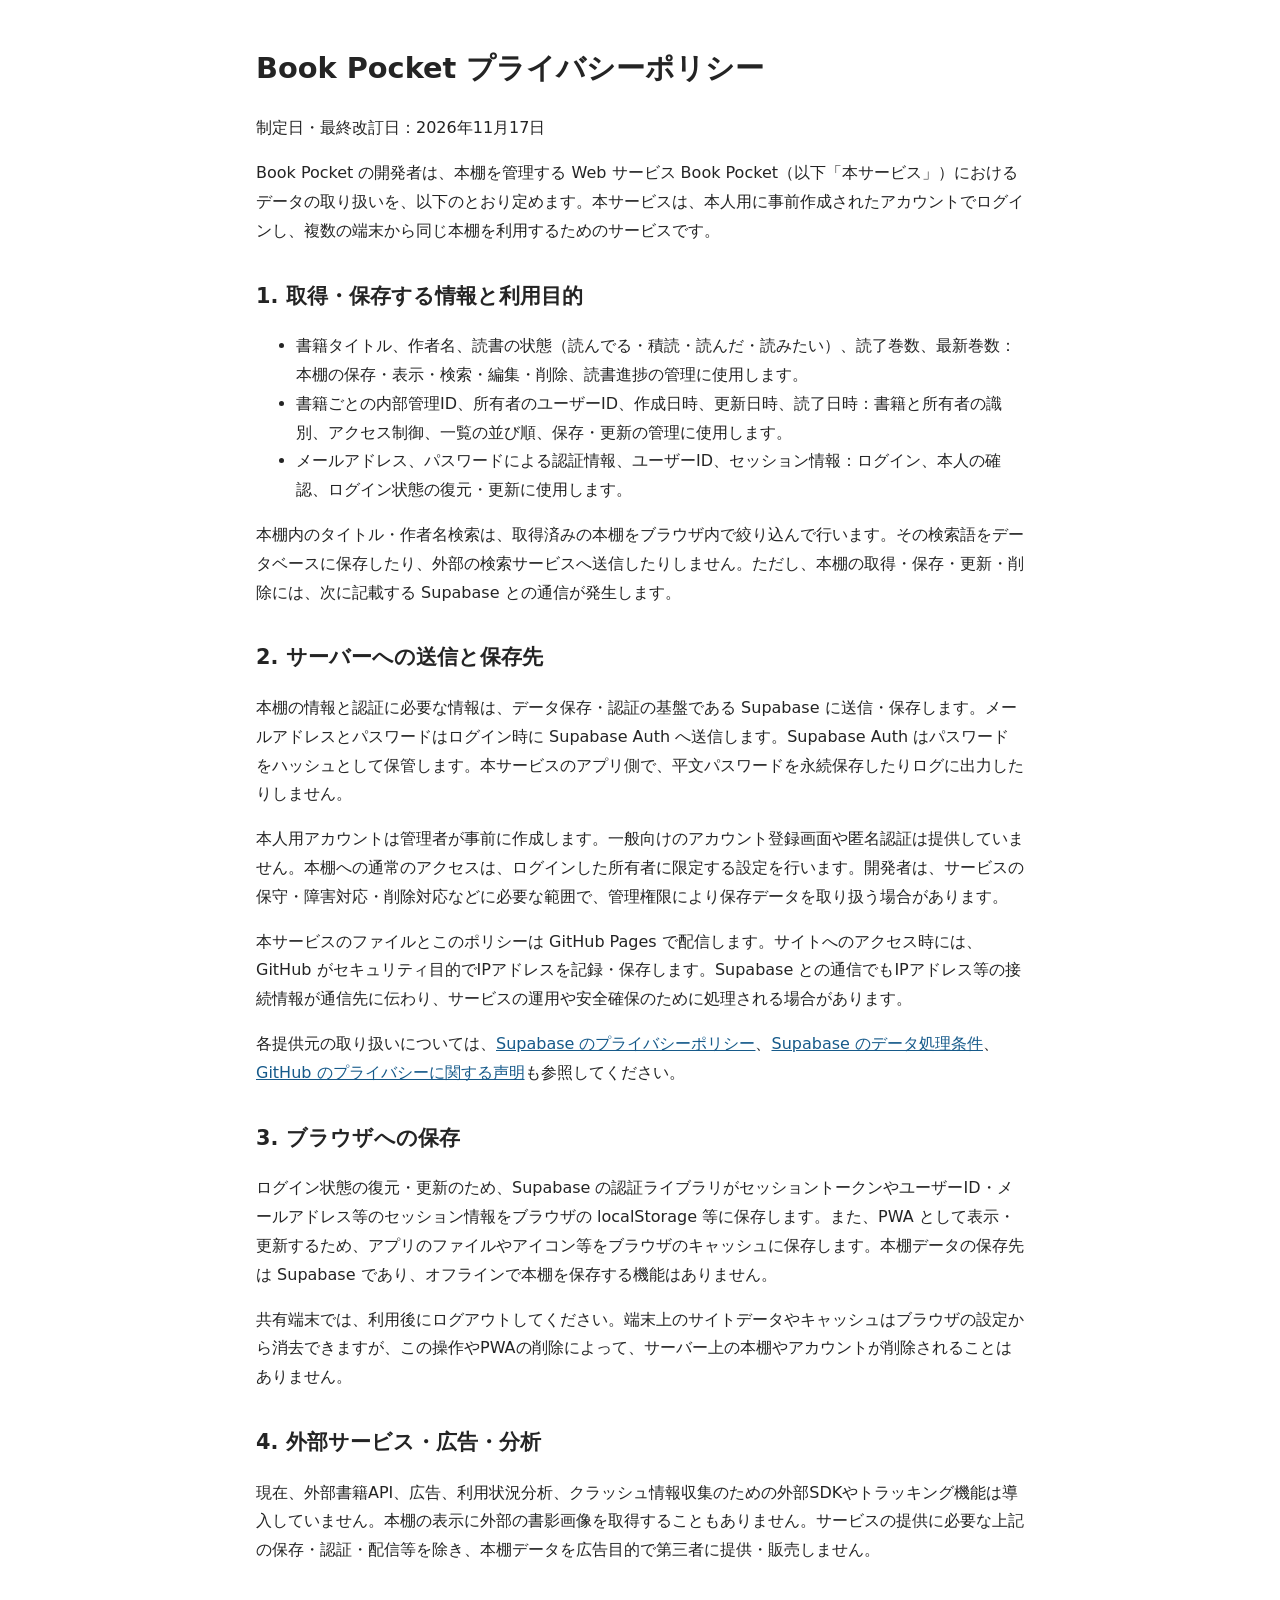
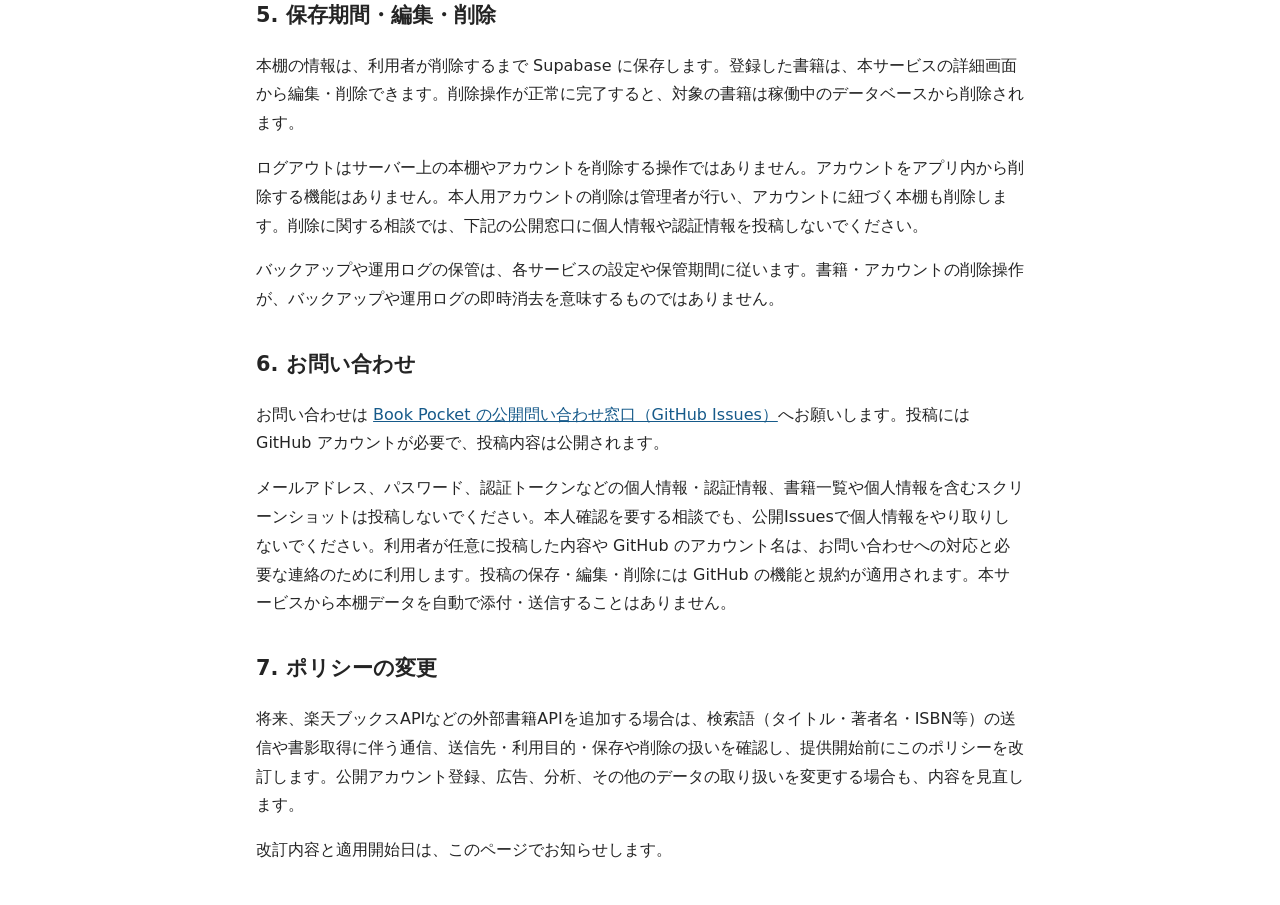
<file: privacy-policy/index.html>
<!doctype html>
<html lang="ja">
  <head>
    <meta charset="utf-8">
    <meta name="viewport" content="width=device-width, initial-scale=1">
    <title>Book Pocket プライバシーポリシー</title>
    <style>
      body { max-width: 48rem; margin: 0 auto; padding: 1.5rem; color: #242424; background: #fff; font-family: system-ui, sans-serif; line-height: 1.8; overflow-wrap: anywhere; }
      h1 { font-size: 1.8rem; }
      h2 { margin-top: 2rem; font-size: 1.3rem; }
      a { color: #165a8a; }
    </style>
  </head>
  <body>
    <main>
      <h1>Book Pocket プライバシーポリシー</h1>
      <p>制定日・最終改訂日：2026年11月17日</p>
      <p>Book Pocket の開発者は、本棚を管理する Web サービス Book Pocket（以下「本サービス」）におけるデータの取り扱いを、以下のとおり定めます。本サービスは、本人用に事前作成されたアカウントでログインし、複数の端末から同じ本棚を利用するためのサービスです。</p>

      <h2>1. 取得・保存する情報と利用目的</h2>
      <ul>
        <li>書籍タイトル、作者名、読書の状態（読んでる・積読・読んだ・読みたい）、読了巻数、最新巻数：本棚の保存・表示・検索・編集・削除、読書進捗の管理に使用します。</li>
        <li>書籍ごとの内部管理ID、所有者のユーザーID、作成日時、更新日時、読了日時：書籍と所有者の識別、アクセス制御、一覧の並び順、保存・更新の管理に使用します。</li>
        <li>メールアドレス、パスワードによる認証情報、ユーザーID、セッション情報：ログイン、本人の確認、ログイン状態の復元・更新に使用します。</li>
      </ul>
      <p>本棚内のタイトル・作者名検索は、取得済みの本棚をブラウザ内で絞り込んで行います。その検索語をデータベースに保存したり、外部の検索サービスへ送信したりしません。ただし、本棚の取得・保存・更新・削除には、次に記載する Supabase との通信が発生します。</p>

      <h2>2. サーバーへの送信と保存先</h2>
      <p>本棚の情報と認証に必要な情報は、データ保存・認証の基盤である Supabase に送信・保存します。メールアドレスとパスワードはログイン時に Supabase Auth へ送信します。Supabase Auth はパスワードをハッシュとして保管します。本サービスのアプリ側で、平文パスワードを永続保存したりログに出力したりしません。</p>
      <p>本人用アカウントは管理者が事前に作成します。一般向けのアカウント登録画面や匿名認証は提供していません。本棚への通常のアクセスは、ログインした所有者に限定する設定を行います。開発者は、サービスの保守・障害対応・削除対応などに必要な範囲で、管理権限により保存データを取り扱う場合があります。</p>
      <p>本サービスのファイルとこのポリシーは GitHub Pages で配信します。サイトへのアクセス時には、GitHub がセキュリティ目的でIPアドレスを記録・保存します。Supabase との通信でもIPアドレス等の接続情報が通信先に伝わり、サービスの運用や安全確保のために処理される場合があります。</p>
      <p>各提供元の取り扱いについては、<a href="https://supabase.com/privacy">Supabase のプライバシーポリシー</a>、<a href="https://supabase.com/legal/customer-resources/data-processing-addendum">Supabase のデータ処理条件</a>、<a href="https://docs.github.com/en/site-policy/privacy-policies/github-general-privacy-statement">GitHub のプライバシーに関する声明</a>も参照してください。</p>

      <h2>3. ブラウザへの保存</h2>
      <p>ログイン状態の復元・更新のため、Supabase の認証ライブラリがセッショントークンやユーザーID・メールアドレス等のセッション情報をブラウザの localStorage 等に保存します。また、PWA として表示・更新するため、アプリのファイルやアイコン等をブラウザのキャッシュに保存します。本棚データの保存先は Supabase であり、オフラインで本棚を保存する機能はありません。</p>
      <p>共有端末では、利用後にログアウトしてください。端末上のサイトデータやキャッシュはブラウザの設定から消去できますが、この操作やPWAの削除によって、サーバー上の本棚やアカウントが削除されることはありません。</p>

      <h2>4. 外部サービス・広告・分析</h2>
      <p>現在、外部書籍API、広告、利用状況分析、クラッシュ情報収集のための外部SDKやトラッキング機能は導入していません。本棚の表示に外部の書影画像を取得することもありません。サービスの提供に必要な上記の保存・認証・配信等を除き、本棚データを広告目的で第三者に提供・販売しません。</p>

      <h2>5. 保存期間・編集・削除</h2>
      <p>本棚の情報は、利用者が削除するまで Supabase に保存します。登録した書籍は、本サービスの詳細画面から編集・削除できます。削除操作が正常に完了すると、対象の書籍は稼働中のデータベースから削除されます。</p>
      <p>ログアウトはサーバー上の本棚やアカウントを削除する操作ではありません。アカウントをアプリ内から削除する機能はありません。本人用アカウントの削除は管理者が行い、アカウントに紐づく本棚も削除します。削除に関する相談では、下記の公開窓口に個人情報や認証情報を投稿しないでください。</p>
      <p>バックアップや運用ログの保管は、各サービスの設定や保管期間に従います。書籍・アカウントの削除操作が、バックアップや運用ログの即時消去を意味するものではありません。</p>

      <h2>6. お問い合わせ</h2>
      <p>お問い合わせは <a href="https://github.com/kyzw/bookpocket-site/issues">Book Pocket の公開問い合わせ窓口（GitHub Issues）</a>へお願いします。投稿には GitHub アカウントが必要で、投稿内容は公開されます。</p>
      <p>メールアドレス、パスワード、認証トークンなどの個人情報・認証情報、書籍一覧や個人情報を含むスクリーンショットは投稿しないでください。本人確認を要する相談でも、公開Issuesで個人情報をやり取りしないでください。利用者が任意に投稿した内容や GitHub のアカウント名は、お問い合わせへの対応と必要な連絡のために利用します。投稿の保存・編集・削除には GitHub の機能と規約が適用されます。本サービスから本棚データを自動で添付・送信することはありません。</p>

      <h2>7. ポリシーの変更</h2>
      <p>将来、楽天ブックスAPIなどの外部書籍APIを追加する場合は、検索語（タイトル・著者名・ISBN等）の送信や書影取得に伴う通信、送信先・利用目的・保存や削除の扱いを確認し、提供開始前にこのポリシーを改訂します。公開アカウント登録、広告、分析、その他のデータの取り扱いを変更する場合も、内容を見直します。</p>
      <p>改訂内容と適用開始日は、このページでお知らせします。</p>
    </main>
  </body>
</html>
</file>
